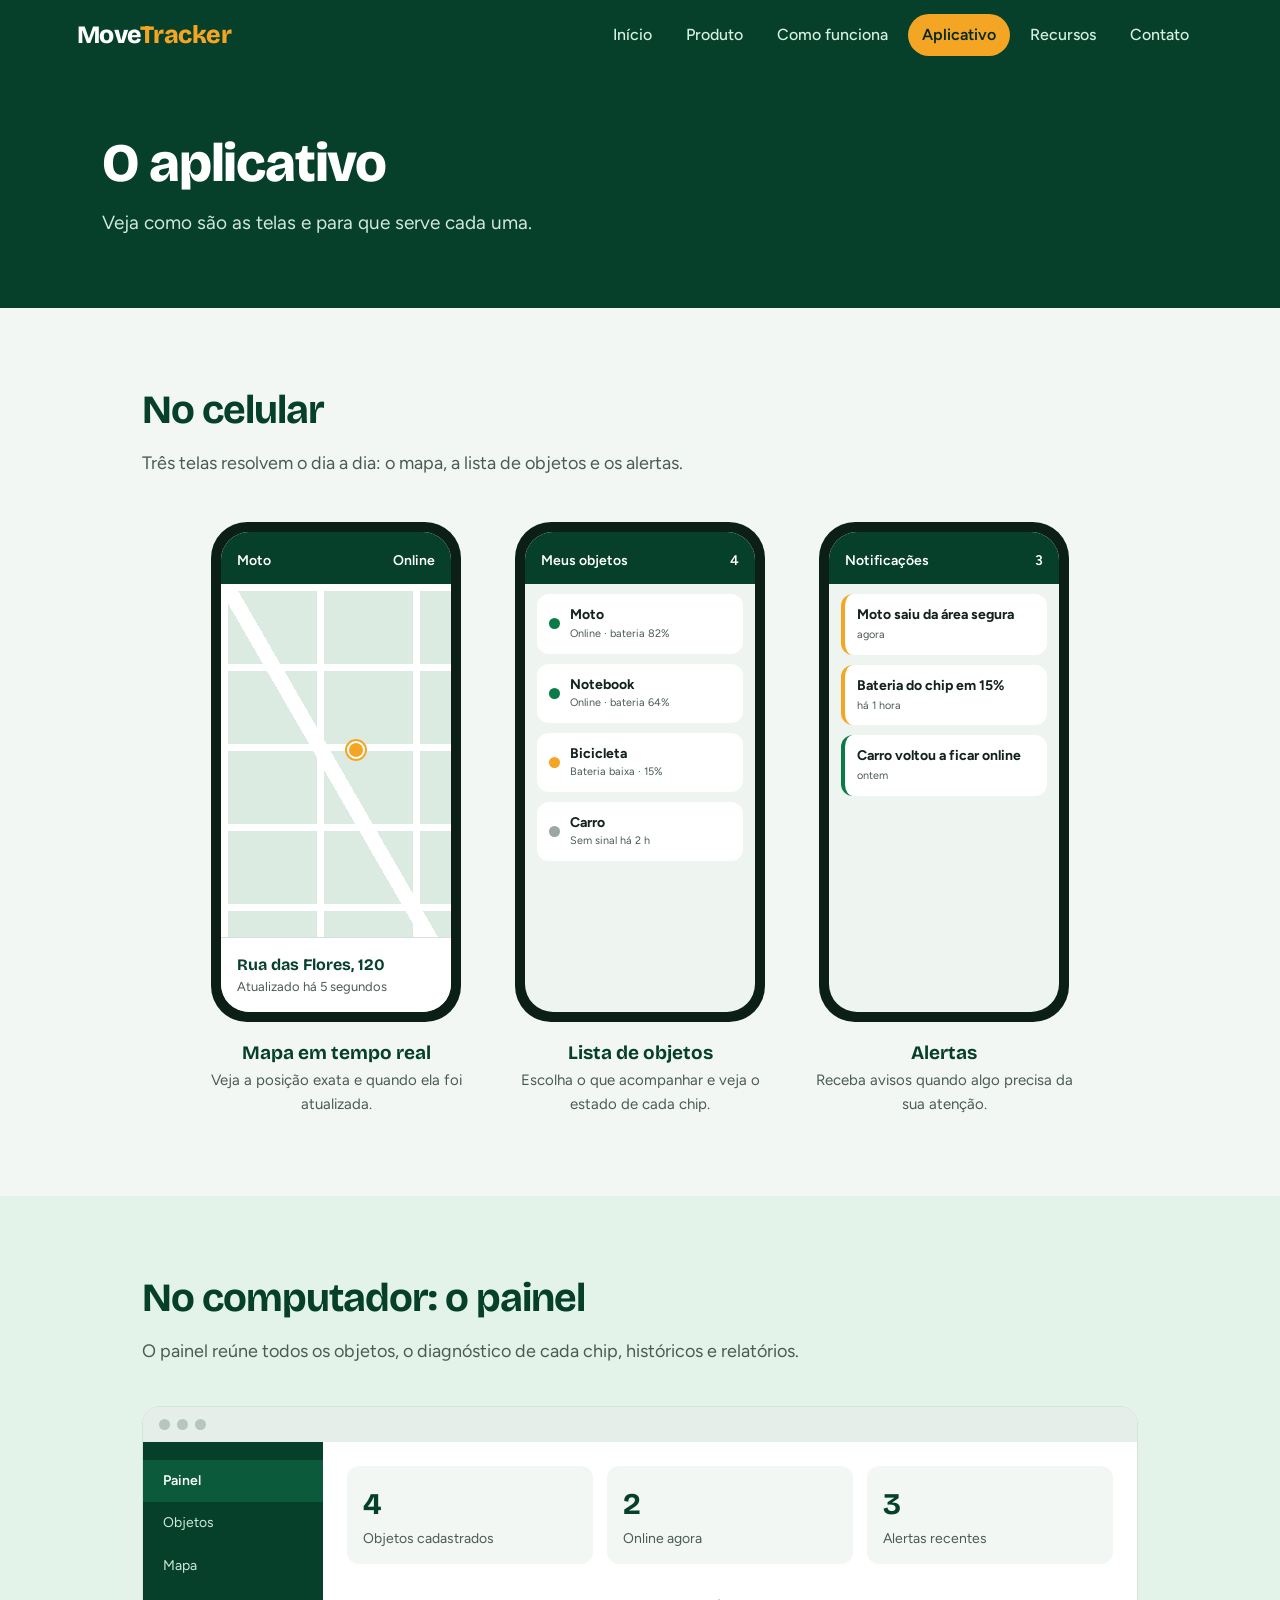
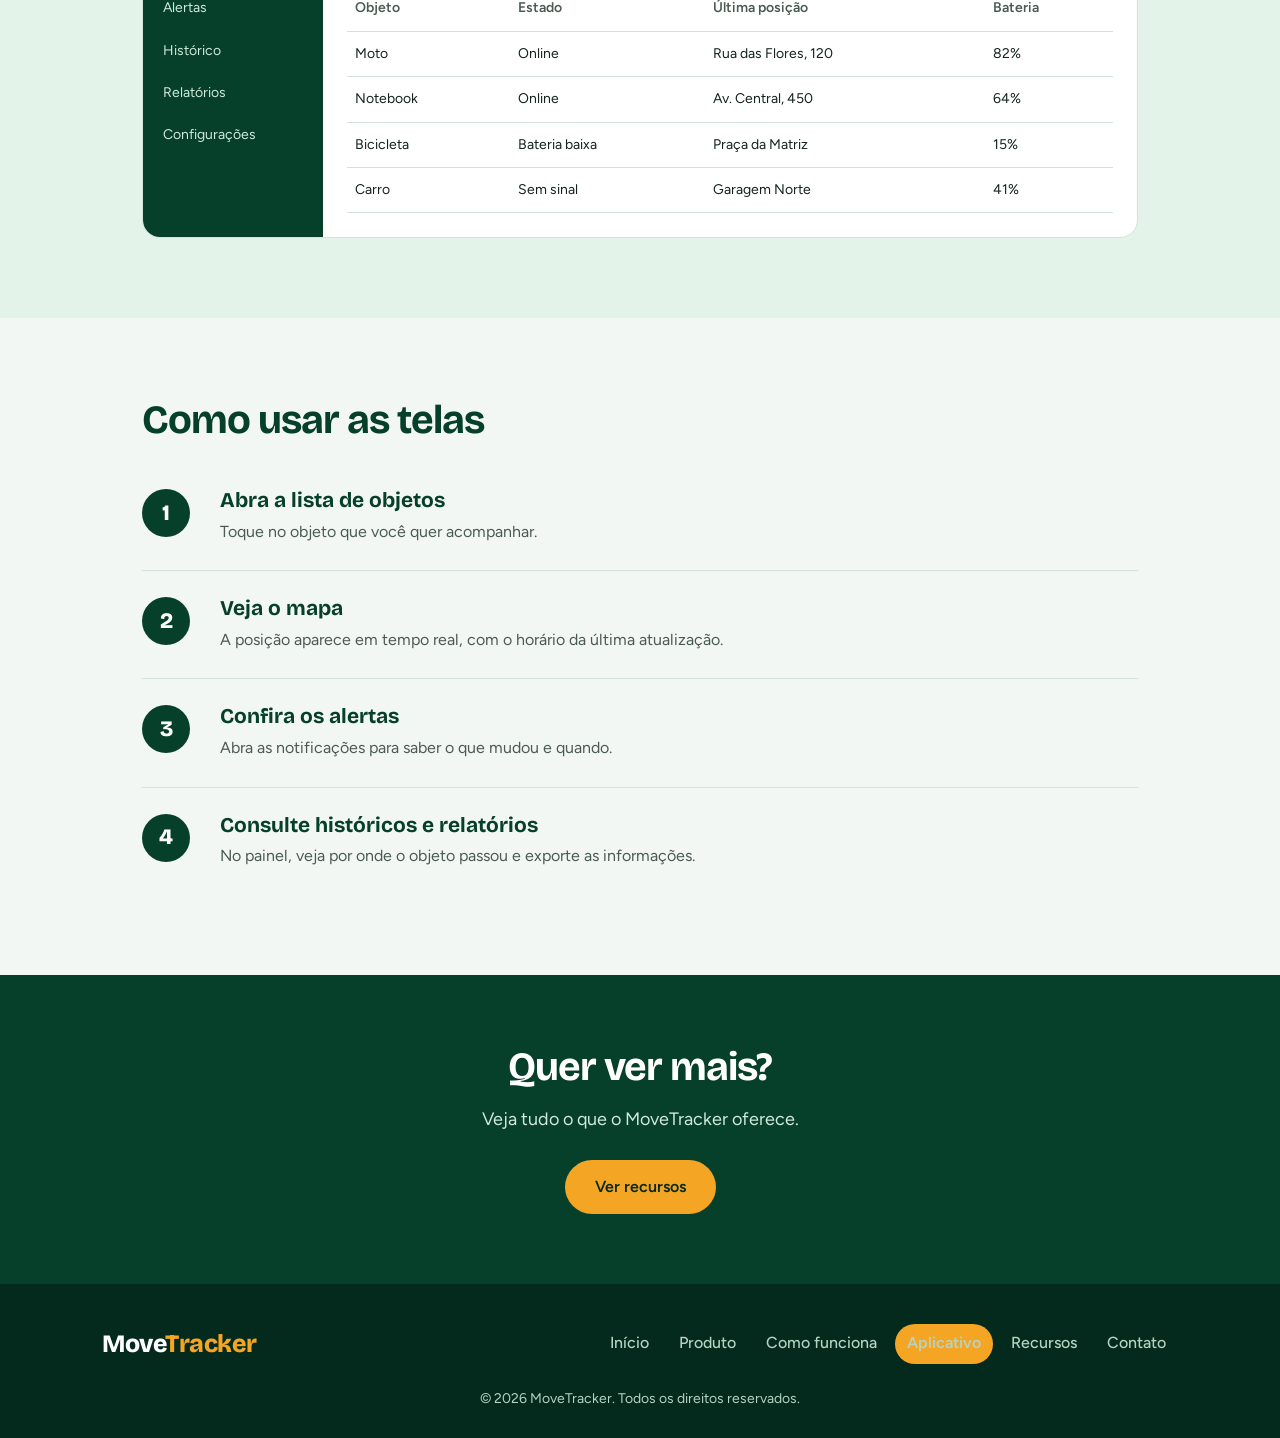
<file: html/aplicativo.html>
<!DOCTYPE html>
<html lang="pt-BR">
<head>
<meta charset="UTF-8">
<meta name="viewport" content="width=device-width, initial-scale=1.0">
<title>Aplicativo - MoveTracker</title>
<meta name="description" content="MoveTracker: chip rastreador para acompanhar a localização dos seus bens e dispositivos.">
<link rel="preconnect" href="https://fonts.googleapis.com">
<link rel="preconnect" href="https://fonts.gstatic.com" crossorigin>
<link href="https://fonts.googleapis.com/css2?family=Bricolage+Grotesque:wght@500;700;800&family=Figtree:wght@400;500;600&display=swap" rel="stylesheet">
<link rel="stylesheet" href="../css/style.css">
</head>
<body>
<header>
<a class="logo" href="index.html">Move<span>Tracker</span></a>
<nav aria-label="Menu principal"><a href="index.html">Início</a><a href="produto.html">Produto</a><a href="como-funciona.html">Como funciona</a><a href="aplicativo.html" aria-current="page">Aplicativo</a><a href="recursos.html">Recursos</a><a href="contato.html">Contato</a></nav>
</header>
<section class="topo-pagina"><h1>O aplicativo</h1><p>Veja como são as telas e para que serve cada uma.</p></section>
<section class="wrap">
<h2>No celular</h2><p class="intro">Três telas resolvem o dia a dia: o mapa, a lista de objetos e os alertas.</p>
<div class="celulares"><figure><div class="celular"><div class="tela"><div class="topo"><span>Moto</span><span>Online</span></div><div class="mini-mapa"><span class="pino" aria-hidden="true"></span></div><div class="info"><strong>Rua das Flores, 120</strong><span>Atualizado há 5 segundos</span></div></div></div><figcaption><strong>Mapa em tempo real</strong>Veja a posição exata e quando ela foi atualizada.</figcaption></figure><figure><div class="celular"><div class="tela"><div class="topo"><span>Meus objetos</span><span>4</span></div><div class="item"><span class="bola"></span><div><b>Moto</b><small>Online · bateria 82%</small></div></div><div class="item"><span class="bola"></span><div><b>Notebook</b><small>Online · bateria 64%</small></div></div><div class="item"><span class="bola baixa"></span><div><b>Bicicleta</b><small>Bateria baixa · 15%</small></div></div><div class="item"><span class="bola off"></span><div><b>Carro</b><small>Sem sinal há 2 h</small></div></div></div></div><figcaption><strong>Lista de objetos</strong>Escolha o que acompanhar e veja o estado de cada chip.</figcaption></figure><figure><div class="celular"><div class="tela"><div class="topo"><span>Notificações</span><span>3</span></div><div class="alerta"><b>Moto saiu da área segura</b><small>agora</small></div><div class="alerta"><b>Bateria do chip em 15%</b><small>há 1 hora</small></div><div class="alerta ok"><b>Carro voltou a ficar online</b><small>ontem</small></div></div></div><figcaption><strong>Alertas</strong>Receba avisos quando algo precisa da sua atenção.</figcaption></figure></div>
</section>
<section class="faixa"><div class="wrap">
<h2>No computador: o painel</h2><p class="intro">O painel reúne todos os objetos, o diagnóstico de cada chip, históricos e relatórios.</p>
<div class="janela"><div class="barra"><i></i><i></i><i></i></div>
<div class="corpo"><ul class="menu"><li class="ativo">Painel</li><li>Objetos</li><li>Mapa</li><li>Alertas</li><li>Histórico</li><li>Relatórios</li><li>Configurações</li></ul>
<div class="principal"><div class="numeros"><div><strong>4</strong>Objetos cadastrados</div><div><strong>2</strong>Online agora</div><div><strong>3</strong>Alertas recentes</div></div>
<div class="tabela-rolagem"><table><thead><tr><th>Objeto</th><th>Estado</th><th>Última posição</th><th>Bateria</th></tr></thead><tbody><tr><td>Moto</td><td>Online</td><td>Rua das Flores, 120</td><td>82%</td></tr><tr><td>Notebook</td><td>Online</td><td>Av. Central, 450</td><td>64%</td></tr><tr><td>Bicicleta</td><td>Bateria baixa</td><td>Praça da Matriz</td><td>15%</td></tr><tr><td>Carro</td><td>Sem sinal</td><td>Garagem Norte</td><td>41%</td></tr></tbody></table></div></div></div></div>
</div></section>
<section class="wrap">
<h2>Como usar as telas</h2>
<ol class="passos">
<li><div><h3>Abra a lista de objetos</h3><p>Toque no objeto que você quer acompanhar.</p></div></li>
<li><div><h3>Veja o mapa</h3><p>A posição aparece em tempo real, com o horário da última atualização.</p></div></li>
<li><div><h3>Confira os alertas</h3><p>Abra as notificações para saber o que mudou e quando.</p></div></li>
<li><div><h3>Consulte históricos e relatórios</h3><p>No painel, veja por onde o objeto passou e exporte as informações.</p></div></li>
</ol>
</section>
<section class="chamada"><h2>Quer ver mais?</h2><p>Veja tudo o que o MoveTracker oferece.</p><a class="botao" href="recursos.html">Ver recursos</a></section>
<footer>
<div class="rodape">
<a class="logo" href="index.html">Move<span>Tracker</span></a>
<nav aria-label="Menu do rodapé"><a href="index.html">Início</a><a href="produto.html">Produto</a><a href="como-funciona.html">Como funciona</a><a href="aplicativo.html" aria-current="page">Aplicativo</a><a href="recursos.html">Recursos</a><a href="contato.html">Contato</a></nav>
</div>
<small>© 2026 MoveTracker. Todos os direitos reservados.</small>
</footer>
</body>
</html>
</file>
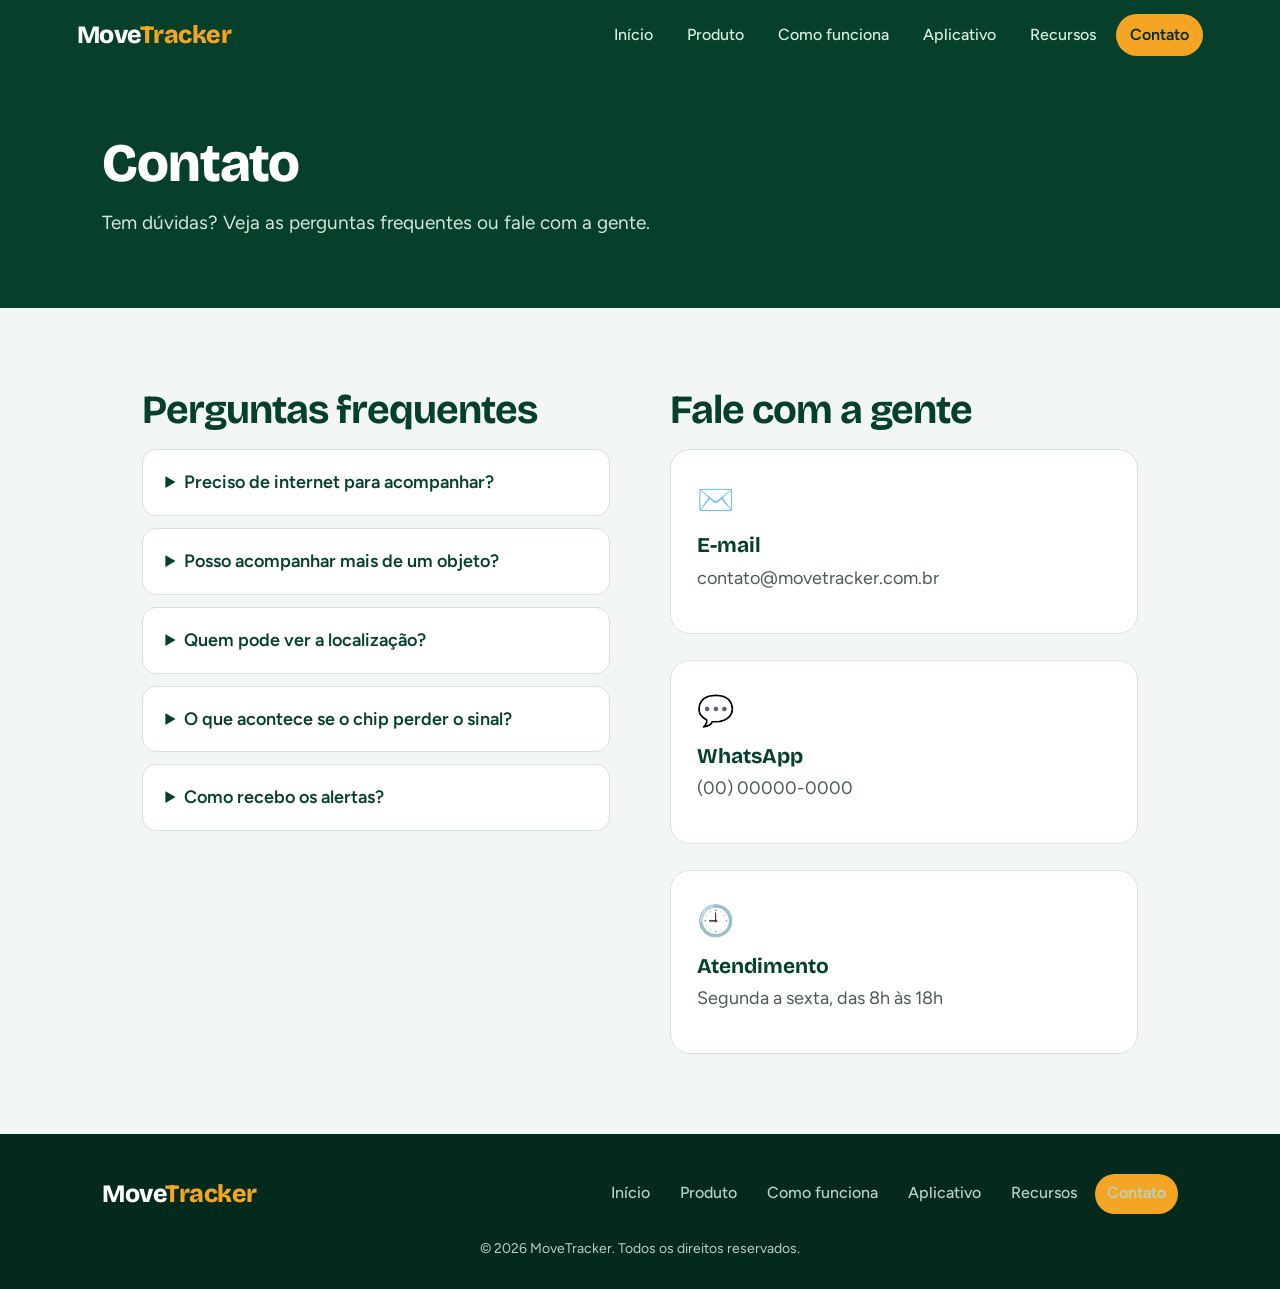
<file: html/contato.html>
<!DOCTYPE html>
<html lang="pt-BR">
<head>
<meta charset="UTF-8">
<meta name="viewport" content="width=device-width, initial-scale=1.0">
<title>Contato - MoveTracker</title>
<meta name="description" content="MoveTracker: chip rastreador para acompanhar a localização dos seus bens e dispositivos.">
<link rel="preconnect" href="https://fonts.googleapis.com">
<link rel="preconnect" href="https://fonts.gstatic.com" crossorigin>
<link href="https://fonts.googleapis.com/css2?family=Bricolage+Grotesque:wght@500;700;800&family=Figtree:wght@400;500;600&display=swap" rel="stylesheet">
<link rel="stylesheet" href="../css/style.css">
</head>
<body>
<header>
<a class="logo" href="index.html">Move<span>Tracker</span></a>
<nav aria-label="Menu principal"><a href="index.html">Início</a><a href="produto.html">Produto</a><a href="como-funciona.html">Como funciona</a><a href="aplicativo.html">Aplicativo</a><a href="recursos.html">Recursos</a><a href="contato.html" aria-current="page">Contato</a></nav>
</header>
<section class="topo-pagina"><h1>Contato</h1><p>Tem dúvidas? Veja as perguntas frequentes ou fale com a gente.</p></section>
<section class="wrap split" style="align-items:start">
<div><h2>Perguntas frequentes</h2><details><summary>Preciso de internet para acompanhar?</summary><p>O chip envia a posição pela rede de dados. Para consultar, você usa um celular ou computador compatível com acesso à internet.</p></details><details><summary>Posso acompanhar mais de um objeto?</summary><p>Sim. Você cadastra vários objetos e escolhe qual deles ver na lista ou no painel.</p></details><details><summary>Quem pode ver a localização?</summary><p>Só você, a menos que decida compartilhar. No compartilhamento, você controla o que cada pessoa pode ver.</p></details><details><summary>O que acontece se o chip perder o sinal?</summary><p>O aplicativo avisa que o objeto está sem sinal e mostra a última posição conhecida.</p></details><details><summary>Como recebo os alertas?</summary><p>Por notificações no aplicativo. Você escolhe quais avisos quer receber nas configurações.</p></details></div>
<div><h2>Fale com a gente</h2><div class="grade" style="grid-template-columns:1fr;margin-top:10px"><article class="card simples"><div class="icone" aria-hidden="true">✉️</div><h3>E-mail</h3><p>contato@movetracker.com.br</p></article><article class="card simples"><div class="icone" aria-hidden="true">💬</div><h3>WhatsApp</h3><p>(00) 00000-0000</p></article><article class="card simples"><div class="icone" aria-hidden="true">🕘</div><h3>Atendimento</h3><p>Segunda a sexta, das 8h às 18h</p></article></div></div>
</section>
<footer>
<div class="rodape">
<a class="logo" href="index.html">Move<span>Tracker</span></a>
<nav aria-label="Menu do rodapé"><a href="index.html">Início</a><a href="produto.html">Produto</a><a href="como-funciona.html">Como funciona</a><a href="aplicativo.html">Aplicativo</a><a href="recursos.html">Recursos</a><a href="contato.html" aria-current="page">Contato</a></nav>
</div>
<small>© 2026 MoveTracker. Todos os direitos reservados.</small>
</footer>
</body>
</html>
</file>
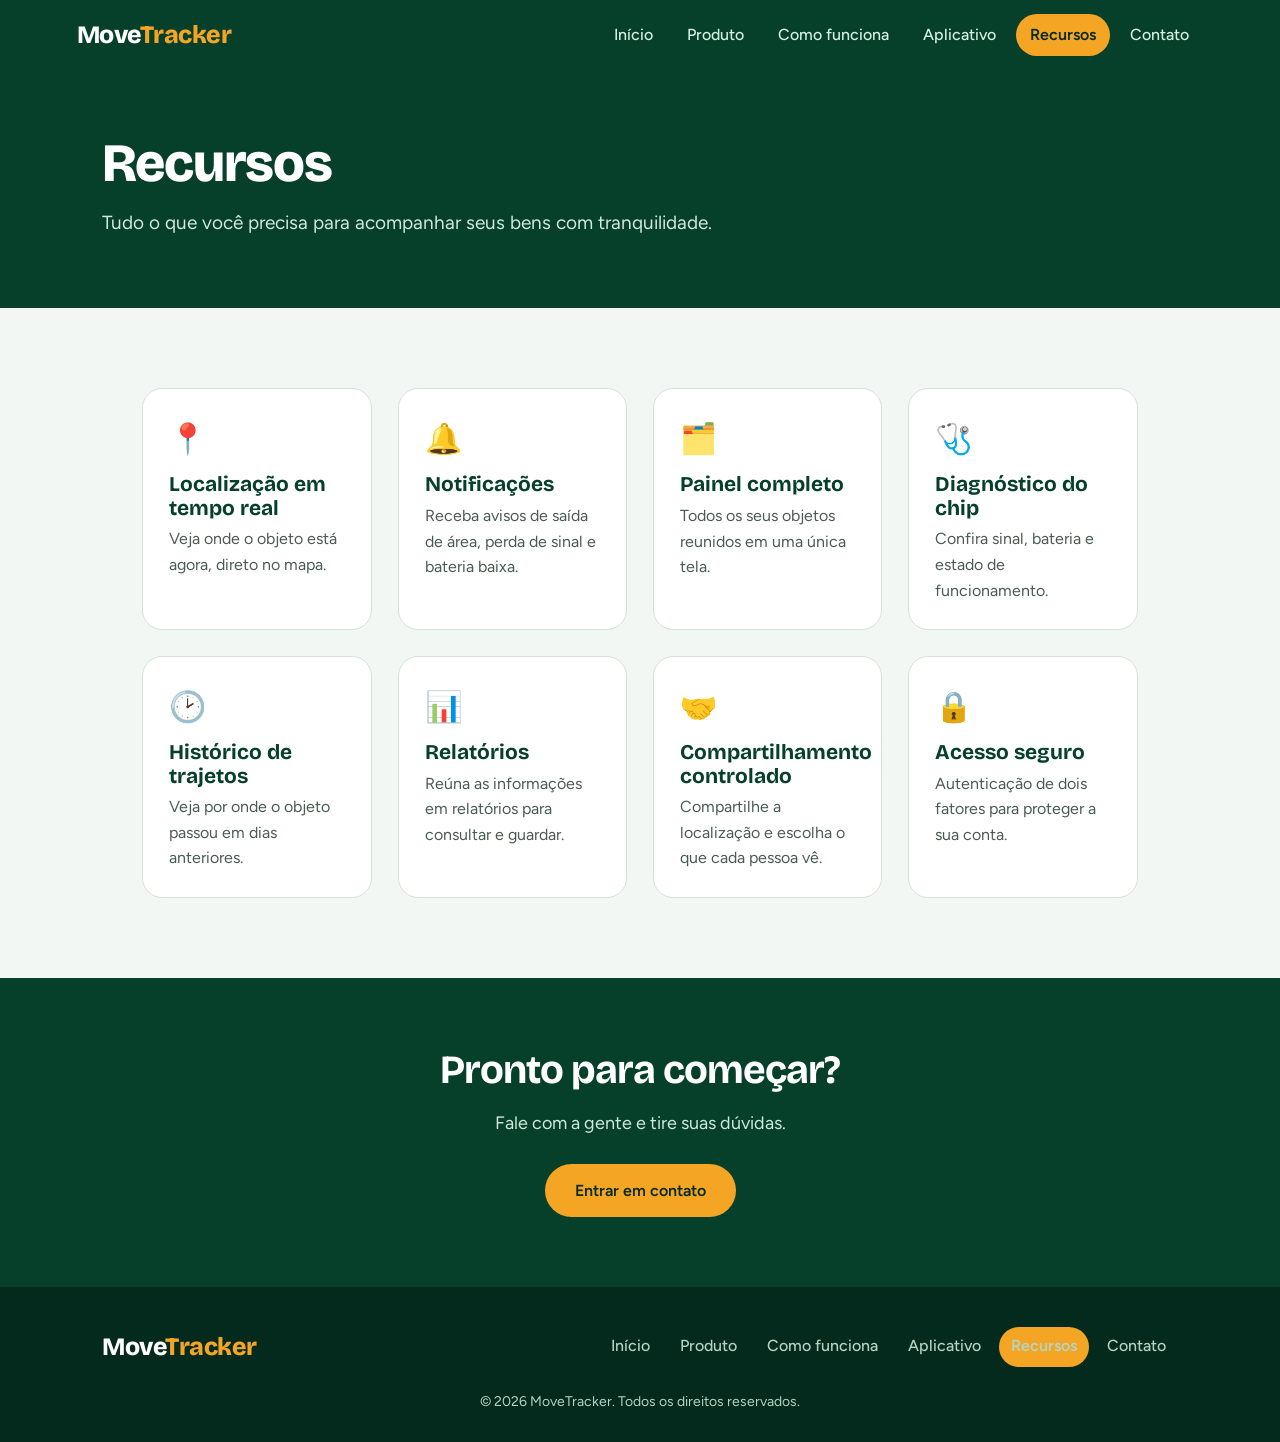
<file: html/recursos.html>
<!DOCTYPE html>
<html lang="pt-BR">
<head>
<meta charset="UTF-8">
<meta name="viewport" content="width=device-width, initial-scale=1.0">
<title>Recursos - MoveTracker</title>
<meta name="description" content="MoveTracker: chip rastreador para acompanhar a localização dos seus bens e dispositivos.">
<link rel="preconnect" href="https://fonts.googleapis.com">
<link rel="preconnect" href="https://fonts.gstatic.com" crossorigin>
<link href="https://fonts.googleapis.com/css2?family=Bricolage+Grotesque:wght@500;700;800&family=Figtree:wght@400;500;600&display=swap" rel="stylesheet">
<link rel="stylesheet" href="../css/style.css">
</head>
<body>
<header>
<a class="logo" href="index.html">Move<span>Tracker</span></a>
<nav aria-label="Menu principal"><a href="index.html">Início</a><a href="produto.html">Produto</a><a href="como-funciona.html">Como funciona</a><a href="aplicativo.html">Aplicativo</a><a href="recursos.html" aria-current="page">Recursos</a><a href="contato.html">Contato</a></nav>
</header>
<section class="topo-pagina"><h1>Recursos</h1><p>Tudo o que você precisa para acompanhar seus bens com tranquilidade.</p></section><section class="wrap"><div class="grade quatro" style="margin-top:0"><article class="card simples"><div class="icone" aria-hidden="true">📍</div><h3>Localização em tempo real</h3><p>Veja onde o objeto está agora, direto no mapa.</p></article><article class="card simples"><div class="icone" aria-hidden="true">🔔</div><h3>Notificações</h3><p>Receba avisos de saída de área, perda de sinal e bateria baixa.</p></article><article class="card simples"><div class="icone" aria-hidden="true">🗂️</div><h3>Painel completo</h3><p>Todos os seus objetos reunidos em uma única tela.</p></article><article class="card simples"><div class="icone" aria-hidden="true">🩺</div><h3>Diagnóstico do chip</h3><p>Confira sinal, bateria e estado de funcionamento.</p></article><article class="card simples"><div class="icone" aria-hidden="true">🕑</div><h3>Histórico de trajetos</h3><p>Veja por onde o objeto passou em dias anteriores.</p></article><article class="card simples"><div class="icone" aria-hidden="true">📊</div><h3>Relatórios</h3><p>Reúna as informações em relatórios para consultar e guardar.</p></article><article class="card simples"><div class="icone" aria-hidden="true">🤝</div><h3>Compartilhamento controlado</h3><p>Compartilhe a localização e escolha o que cada pessoa vê.</p></article><article class="card simples"><div class="icone" aria-hidden="true">🔒</div><h3>Acesso seguro</h3><p>Autenticação de dois fatores para proteger a sua conta.</p></article></div></section><section class="chamada"><h2>Pronto para começar?</h2><p>Fale com a gente e tire suas dúvidas.</p><a class="botao" href="contato.html">Entrar em contato</a></section>
<footer>
<div class="rodape">
<a class="logo" href="index.html">Move<span>Tracker</span></a>
<nav aria-label="Menu do rodapé"><a href="index.html">Início</a><a href="produto.html">Produto</a><a href="como-funciona.html">Como funciona</a><a href="aplicativo.html">Aplicativo</a><a href="recursos.html" aria-current="page">Recursos</a><a href="contato.html">Contato</a></nav>
</div>
<small>© 2026 MoveTracker. Todos os direitos reservados.</small>
</footer>
</body>
</html>
</file>
<file: css/style.css>
:root{--floresta:#06402b;--escura:#042a1d;--verde:#0a7a47;--ambar:#f5a524;--fundo:#f3f7f4;--papel:#fff;--texto:#14231b;--suave:#4a5b52;--borda:#d5e2da;--claro:#e3f3ea;--titulo:"Bricolage Grotesque","Trebuchet MS",sans-serif;--corpo:"Figtree","Segoe UI",Arial,sans-serif}
*{margin:0;padding:0;box-sizing:border-box}
html{scroll-behavior:smooth}
body{font-family:var(--corpo);background:var(--fundo);color:var(--texto);line-height:1.6}
img{display:block;max-width:100%}
a:focus-visible,summary:focus-visible{outline:3px solid var(--ambar);outline-offset:3px}
h1,h2,h3{font-family:var(--titulo);line-height:1.12}
h2{font-size:clamp(28px,3.6vw,40px);letter-spacing:-1px;color:var(--floresta);margin-bottom:16px}
h3{font-size:21px;color:var(--floresta);margin-bottom:6px}

/* MENU */
header{position:sticky;top:0;z-index:10;background:var(--floresta);color:#fff;padding:14px 6%;display:flex;justify-content:space-between;align-items:center;gap:20px}
.logo{font-family:var(--titulo);font-size:25px;font-weight:800;letter-spacing:-.5px;color:#fff;text-decoration:none}
.logo span{color:var(--ambar)}
nav{display:flex;gap:6px;flex-wrap:wrap}
nav a{color:#d6efe0;text-decoration:none;font-weight:500;padding:8px 14px;border-radius:999px;transition:background .2s}
nav a:hover{background:#0b5a3b;color:#fff}
nav a[aria-current="page"]{background:var(--ambar);color:var(--escura);font-weight:600}
nav a:focus-visible{outline:3px solid var(--ambar)}

/* BOTÕES */
.botao{display:inline-block;background:var(--ambar);color:var(--escura);font-weight:600;text-decoration:none;padding:14px 30px;border-radius:999px;transition:background .2s}
.botao:hover{background:#ffb93d}
.botao.sec{background:transparent;color:#fff;border:2px solid #7fb99b;padding:12px 28px}
.botao.sec:hover{background:#0b5a3b}
.botoes{display:flex;gap:14px;flex-wrap:wrap}

/* INÍCIO */
.inicio{background:var(--floresta);color:#fff;padding:70px 8% 100px;display:grid;grid-template-columns:1.05fr 1fr;gap:60px;align-items:center}
.inicio h1{font-size:clamp(36px,5vw,60px);font-weight:800;letter-spacing:-1.5px;margin-bottom:20px}
.inicio p{font-size:19px;max-width:480px;color:#cfe9da;margin-bottom:32px}
.mapa{position:relative;aspect-ratio:5/4;border-radius:28px;overflow:hidden;background:#0b5a3b;border:6px solid #0b5a3b}
.mapa img{width:100%;height:100%;object-fit:cover}
.mapa::after{content:"";position:absolute;inset:0;background:linear-gradient(to top,rgba(4,42,29,.55),rgba(4,42,29,.05) 55%)}
.pino{position:absolute;z-index:2;left:54%;top:44%;width:22px;height:22px;background:var(--ambar);border:4px solid #fff;border-radius:50%}
.pino::before{content:"";position:absolute;inset:-4px;border-radius:50%;border:2px solid var(--ambar);animation:pulso 2.2s ease-out infinite}
@keyframes pulso{from{transform:scale(1);opacity:1}to{transform:scale(3.2);opacity:0}}
.status{position:absolute;z-index:2;left:20px;right:20px;bottom:20px;background:#fff;color:var(--texto);border-radius:16px;padding:14px 18px;display:flex;justify-content:space-between;align-items:center;gap:12px;font-size:15px}
.status strong{display:block;font-family:var(--titulo);font-size:17px}
.status span{color:var(--suave)}
.status em{font-style:normal;font-weight:600;color:var(--verde)}

/* PÁGINAS INTERNAS */
.topo-pagina{background:var(--floresta);color:#fff;padding:64px 8% 70px}
.topo-pagina h1{font-size:clamp(34px,4.6vw,54px);font-weight:800;letter-spacing:-1.2px;margin-bottom:14px}
.topo-pagina p{font-size:19px;max-width:60ch;color:#cfe9da}
.faixa{background:var(--claro)}
.wrap{max-width:1200px;margin:0 auto;padding:80px 8%}
.intro{max-width:62ch;color:var(--suave);font-size:18px}
.grade{display:grid;grid-template-columns:repeat(3,1fr);gap:26px;margin-top:40px}
.grade.quatro{grid-template-columns:repeat(4,1fr)}
.card{background:var(--papel);border:1px solid var(--borda);border-radius:20px;overflow:hidden}
.card .foto{aspect-ratio:16/10;background:#cfe3d7}
.card .foto img{width:100%;height:100%;object-fit:cover}
.card .texto{padding:24px 26px 28px}
.card.simples{padding:26px}
.card p{color:var(--suave)}
.icone{font-size:30px;margin-bottom:10px}
.split{display:grid;grid-template-columns:1fr 1fr;gap:60px;align-items:center}
.split .foto{border-radius:24px;overflow:hidden;aspect-ratio:4/3;background:#b9d8c7}
.split .foto img{width:100%;height:100%;object-fit:cover}
.split p{color:var(--suave);font-size:18px;margin-bottom:14px}
.lista{list-style:none;margin-top:8px}
.lista li{display:flex;gap:14px;padding:14px 0;border-bottom:1px solid #b9d8c7;font-weight:500;font-size:18px}
.lista li:last-child{border-bottom:0}
.lista li::before{content:"✔";flex:none;width:26px;height:26px;margin-top:1px;border-radius:50%;background:var(--verde);color:#fff;font-size:13px;display:grid;place-items:center}

/* COMO FUNCIONA */
.fluxo{display:flex;flex-wrap:wrap;align-items:center;gap:10px;margin:36px 0 10px}
.fluxo span{background:var(--papel);border:1px solid var(--borda);border-radius:14px;padding:12px 20px;font-weight:600;color:var(--floresta)}
.fluxo i{font-style:normal;color:var(--verde);font-weight:700}
.passos{list-style:none;counter-reset:p;margin-top:20px}
.passos li{display:grid;grid-template-columns:56px 1fr;gap:22px;padding:26px 0;border-bottom:1px solid var(--borda)}
.passos li:last-child{border-bottom:0}
.passos li::before{counter-increment:p;content:counter(p);width:48px;height:48px;border-radius:50%;background:var(--floresta);color:#fff;display:grid;place-items:center;font-family:var(--titulo);font-size:22px;font-weight:800}
.passos p{color:var(--suave);max-width:60ch}

/* APLICATIVO: CELULAR */
.celulares{display:flex;gap:34px;justify-content:center;flex-wrap:wrap;margin-top:44px}
.celulares figure{text-align:center;max-width:270px}
.celulares figcaption{margin-top:16px;color:var(--suave);font-size:15px}
.celulares figcaption strong{display:block;font-family:var(--titulo);font-size:19px;color:var(--floresta)}
.celular{width:250px;height:500px;background:#0b1f17;border-radius:36px;padding:10px;margin:0 auto}
.tela{background:#eef4ef;border-radius:28px;height:100%;overflow:hidden;display:flex;flex-direction:column;text-align:left}
.tela .topo{background:var(--floresta);color:#fff;padding:18px 16px 12px;font-weight:600;font-size:14px;display:flex;justify-content:space-between}
.mini-mapa{position:relative;flex:1;background-color:#dcebe2;background-image:linear-gradient(90deg,#fff 0 7px,transparent 7px),linear-gradient(#fff 0 7px,transparent 7px),linear-gradient(60deg,transparent 46%,#fff 46% 50%,transparent 50%);background-size:96px 80px,96px 80px,100% 100%}
.tela .info{background:#fff;padding:14px 16px;font-size:13px;border-top:1px solid var(--borda)}
.tela .info strong{display:block;font-family:var(--titulo);font-size:16px;color:var(--floresta)}
.tela .info span{color:var(--suave)}
.item{display:flex;align-items:center;gap:10px;background:#fff;margin:10px 12px 0;padding:12px;border-radius:12px;font-size:13px;line-height:1.3}
.item b{display:block;font-size:14px;color:var(--texto)}
.item small{color:var(--suave)}
.bola{flex:none;width:11px;height:11px;border-radius:50%;background:var(--verde)}
.bola.off{background:#9aa8a0}
.bola.baixa{background:var(--ambar)}
.alerta{background:#fff;margin:10px 12px 0;padding:12px;border-radius:12px;border-left:4px solid var(--ambar);font-size:13px;line-height:1.35}
.alerta.ok{border-left-color:var(--verde)}
.alerta b{display:block;font-size:14px}
.alerta small{color:var(--suave)}

/* APLICATIVO: PAINEL */
.janela{margin-top:40px;background:var(--papel);border:1px solid var(--borda);border-radius:18px;overflow:hidden}
.barra{background:#e6eee9;padding:12px 16px;display:flex;gap:7px}
.barra i{width:11px;height:11px;border-radius:50%;background:#b7c6bd}
.corpo{display:grid;grid-template-columns:180px 1fr}
.menu{background:var(--floresta);color:#cfe9da;padding:18px 0;list-style:none;font-size:14px}
.menu li{padding:10px 20px}
.menu li.ativo{background:#0b5a3b;color:#fff;font-weight:600}
.principal{padding:24px}
.numeros{display:grid;grid-template-columns:repeat(3,1fr);gap:14px;margin-bottom:22px}
.numeros div{background:var(--fundo);border-radius:12px;padding:14px 16px;color:var(--suave);font-size:14px}
.numeros strong{display:block;font-family:var(--titulo);font-size:30px;color:var(--floresta)}
.tabela-rolagem{overflow-x:auto}
table{width:100%;border-collapse:collapse;font-size:14px;min-width:460px}
th,td{text-align:left;padding:11px 8px;border-bottom:1px solid var(--borda)}
th{color:var(--suave);font-weight:600}

/* FAQ E CONTATO */
details{background:var(--papel);border:1px solid var(--borda);border-radius:14px;padding:18px 22px;margin-bottom:12px}
summary{cursor:pointer;font-weight:600;font-size:18px;color:var(--floresta)}
details p{margin-top:10px;color:var(--suave)}

/* CHAMADA E RODAPÉ */
.chamada{background:var(--floresta);color:#fff;text-align:center;padding:70px 8%}
.chamada h2{color:#fff}
.chamada p{color:#cfe9da;max-width:52ch;margin:0 auto 26px;font-size:18px}
footer{background:var(--escura);color:#b4d3c2;padding:40px 8% 28px}
.rodape{max-width:1200px;margin:0 auto;display:flex;justify-content:space-between;flex-wrap:wrap;gap:24px}
.rodape nav a{color:#b4d3c2;padding:6px 12px}
footer small{display:block;max-width:1200px;margin:24px auto 0;text-align:center;font-size:14px}

/* RESPONSIVO */
@media(max-width:900px){
header{flex-direction:column;gap:10px}
nav{justify-content:center}
.inicio{grid-template-columns:1fr;padding:50px 6% 70px;gap:40px}
.inicio p{max-width:none}
.grade,.grade.quatro,.split{grid-template-columns:1fr}
.split{gap:34px}
.wrap{padding:60px 6%}
.corpo{grid-template-columns:1fr}
.menu{display:none}
.numeros{grid-template-columns:1fr}
.topo-pagina,.chamada{padding-left:6%;padding-right:6%}
}
@media(prefers-reduced-motion:reduce){html{scroll-behavior:auto}.pino::before{animation:none}nav a,.botao{transition:none}}
</file>
